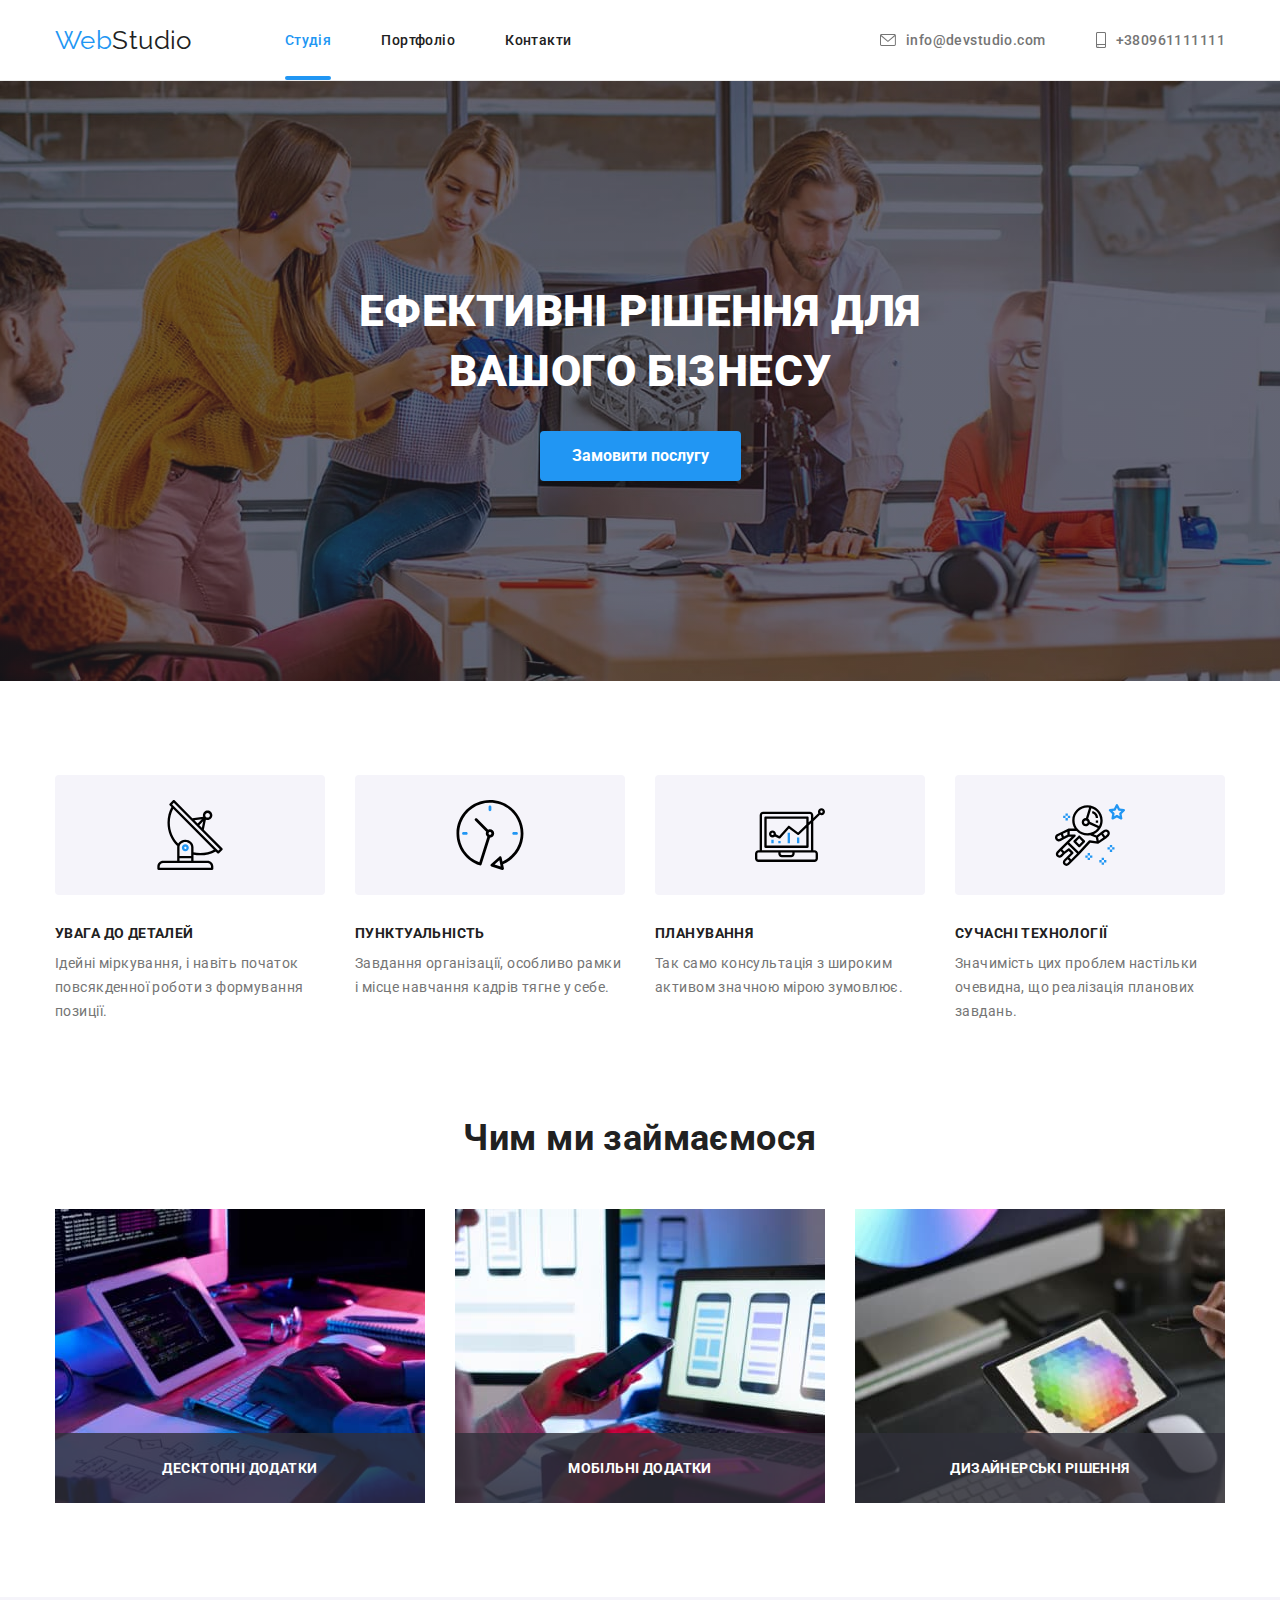
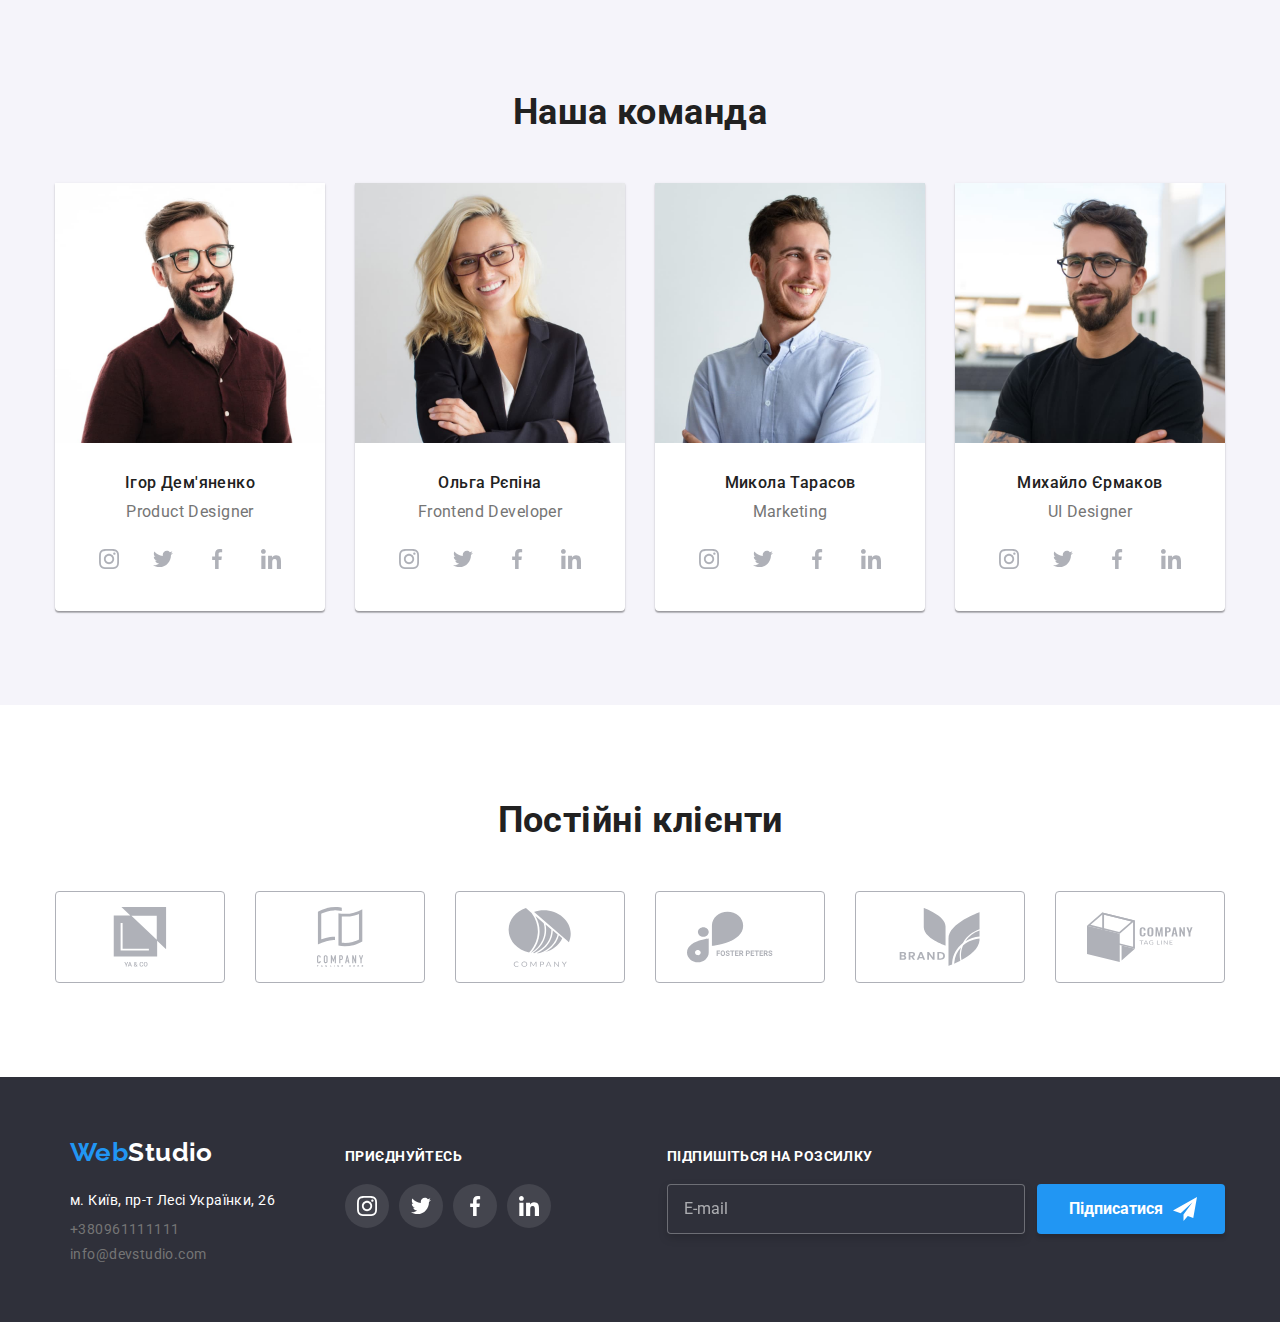
<file: index.html>
<!DOCTYPE html>
<html lang="uk">
  <head>
    <meta charset="UTF-8" />
    <meta http-equiv="X-UA-Compatible" content="IE=edge" />
    <meta name="viewport" content="width=device-width, initial-scale=1.0" />
    <title>WebStudio</title>
    <link rel="preconnect" href="https://fonts.googleapis.com" />
    <link rel="preconnect" href="https://fonts.gstatic.com" crossorigin />
    <link
      href="https://fonts.googleapis.com/css2?family=Raleway:wght@700&family=Roboto:wght@400;500;700;900&display=swap"
      rel="stylesheet"
    />
    <link
      rel="stylesheet"
      href="https://cdnjs.cloudflare.com/ajax/libs/modern-normalize/1.0.0/modern-normalize.min.css?_cacheOverride=1665331896665"
    />
    <link href="./css/styles.css" rel="stylesheet" type="text/css" />
  </head>
  <body>
    <!-- Шапка -->
    <header class="header">
      <div class="container">
        <!-- Основна навігація сайту -->
        <nav class="main-nav">
          <a href="./index.html" class="logo link" lang="en"
            ><span class="span">Web</span>Studio</a
          >
          <ul class="site-nav list">
            <li class="item">
              <a href="./index.html" class="nav-link link current">Студія</a>
            </li>
            <li class="item">
              <a href="./portfolio.html" class="nav-link link">Портфоліо</a>
            </li>
            <li class="item"><a href="#" class="nav-link link">Контакти</a></li>
          </ul>
        </nav>
        <ul class="contact-list list">
          <li class="item">
            <a
              href="mailto:info@devstudio.com"
              class="contact-link link"
              lang="en"
              ><svg class="icon-envelope" width="16px" height="12px">
                <use href="./images/icons.svg#icon-envelope"></use>
              </svg>
              info@devstudio.com</a
            >
          </li>
          <li class="item">
            <a href="tel:+380961111111" class="contact-link link">
              <svg class="icon-smartphone" width="10px" height="16px">
                <use href=".//images/icons.svg#icon-smartphone"></use>
              </svg>
              +380961111111</a
            >
          </li>
        </ul>
      </div>
    </header>
    <main>
      <!-- Баннер -->
      <section class="banner">
        <div class="container">
          <h1 class="banner-tittle">Ефективні рішення для вашого бізнесу</h1>
          <button class="button" type="button" data-modal-open>
            Замовити послугу
          </button>
        </div>
        <div class="backdrop is-hidden" data-modal>
          <div class="modal">
            <div class="form-container">
              <p>Залиште свої дані, ми вам передзвонимо</p>
              <form>
                <div class="form-block">
                  <label for="name" class="form-label">Ім'я</label>
                  <input class="form-input" type="text" name="name" id="name" />
                  <svg class="icons">
                    <use href="./images/icons.svg#icon-person"></use>
                  </svg>
                </div>
                <div class="form-block">
                  <label for="tel" class="form-label">Телефон</label>
                  <input class="form-input" type="tel" name="tel" id="tel" />
                  <svg class="icons">
                    <use href="./images/icons.svg#icon-phone"></use>
                  </svg>
                </div>
                <div class="form-block">
                  <label for="mail" class="form-label">Пошта</label>
                  <input
                    class="form-input"
                    type="email"
                    name="email"
                    id="mail"
                  />
                  <svg class="icons">
                    <use href="./images/icons.svg#icon-email"></use>
                  </svg>
                </div>
                <div class="form-block">
                  <label for="comment" class="form-label">Комментар</label>
                  <textarea
                    class="comment"
                    name="comment"
                    id="comment"
                    rows="8"
                    placeholder="Введіть текст"
                  ></textarea>
                </div>
                <div class="agree-block">
                  <label class="agree-label" for="agree"
                    >Погоджуюся з розсилкою та приймаю
                    <span class="terms">Умови договору</span>
                    <input
                      class="checkbox"
                      type="checkbox"
                      name="agree"
                      id="agree"
                    />
                    <span class="custom-icons"></span>
                  </label>
                </div>
                <button class="submit-button" type="submit">Відправити</button>
              </form>
              <button class="btn" type="button" data-modal-close>
                <svg class="icon">
                  <use href="./images/icons.svg#icon-close"></use>
                </svg>
              </button>
            </div>
          </div>
        </div>
      </section>

      <!-- Особливості -->
      <section class="function section">
        <div class="container">
          <h2 class="visually-hidden">Особливості</h2>
          <ul class="list">
            <li class="item">
              <div class="icon-block">
                <svg class="icon" width="70px" height="70px">
                  <use href="./images/icons.svg#icon-antenna"></use>
                </svg>
              </div>
              <h3 class="function-tittle">Увага до деталей</h3>
              <p class="text">
                Ідейні міркування, і навіть початок повсякденної роботи з
                формування позиції.
              </p>
            </li>
            <li class="item">
              <div class="icon-block">
                <svg class="icon" width="70px" height="70px">
                  <use href="./images/icons.svg#icon-clock"></use>
                </svg>
              </div>
              <h3 class="function-tittle">Пунктуальність</h3>
              <p class="text">
                Завдання організації, особливо рамки і місце навчання кадрів
                тягне у себе.
              </p>
            </li>
            <li class="item">
              <div class="icon-block">
                <svg class="icon" width="70px" height="70px">
                  <use href="./images/icons.svg#icon-diagram"></use>
                </svg>
              </div>
              <h3 class="function-tittle">Планування</h3>
              <p class="text">
                Так само консультація з широким активом значною мірою зумовлює.
              </p>
            </li>
            <li class="item">
              <div class="icon-block">
                <svg class="icon" width="70px" height="70px">
                  <use href="./images/icons.svg#icon-astronaut"></use>
                </svg>
              </div>
              <h3 class="function-tittle">Сучасні технології</h3>
              <p class="text">
                Значимість цих проблем настільки очевидна, що реалізація
                планових завдань.
              </p>
            </li>
          </ul>
        </div>
      </section>
      <!-- Чим ми займаємося -->
      <section class="about-work section">
        <div class="container">
          <h2 class="about-work-tittle section-tittle">Чим ми займаємося</h2>
          <ul class="list">
            <li class="item">
              <img
                class="img"
                src="./images/box1.jpg"
                alt="Програмування"
                width="370"
              />
              <p class="text">Десктопні додатки</p>
            </li>
            <li class="item">
              <img
                src="./images/box2.jpg"
                alt="Створення мобільних додатків"
                width="370"
              />
              <p class="text">Мобільні додатки</p>
            </li>
            <li class="item">
              <img
                src="./images/box3.jpg"
                alt="Оформлення дизайну"
                width="370"
              />
              <p class="text">Дизайнерські рішення</p>
            </li>
          </ul>
        </div>
      </section>
      <!-- Наша команда -->
      <section class="comands section">
        <div class="container">
          <h2 class="comands-tittle section-tittle">Наша команда</h2>
          <ul class="list">
            <li class="item">
              <img
                src="./images/commands1.jpg"
                alt="Фото Ігора Дем'яненко"
                width="270"
              />
              <div class="block">
                <h3 class="commands-list-tittle">Ігор Дем'яненко</h3>
                <p class="comands-work text" lang="en">Product Designer</p>
                <ul class="list icon-list">
                  <li class="icon-item">
                    <a class="link" href=""
                      ><svg class="icon" width="20px" height="20px">
                        <use href="./images/icons.svg#icon-instagram"></use>
                      </svg>
                    </a>
                  </li>
                  <li class="icon-item">
                    <a class="link" href=""
                      ><svg class="icon" width="20px" height="20px">
                        <use href="./images/icons.svg#icon-twitter"></use></svg
                    ></a>
                  </li>
                  <li class="icon-item">
                    <a class="link" href=""
                      ><svg class="icon" width="20px" height="20px">
                        <use href="./images/icons.svg#icon-facebook"></use></svg
                    ></a>
                  </li>
                  <li class="icon-item">
                    <a class="link" href=""
                      ><svg class="icon" width="20px" height="20px">
                        <use href="./images/icons.svg#icon-linkedin"></use></svg
                    ></a>
                  </li>
                </ul>
              </div>
            </li>
            <li class="item">
              <img
                src="./images/commands4.jpg"
                alt="Фото Ольги Рєпіної"
                width="270"
              />
              <div class="block">
                <h3 class="commands-list-tittle">Ольга Рєпіна</h3>
                <p class="comands-work text" lang="en">Frontend Developer</p>
                <ul class="list icon-list">
                  <li class="icon-item">
                    <a class="link" href=""
                      ><svg class="icon" width="20px" height="20px">
                        <use
                          href="./images/icons.svg#icon-instagram"
                        ></use></svg
                    ></a>
                  </li>
                  <li class="icon-item">
                    <a class="link" href=""
                      ><svg class="icon" width="20px" height="20px">
                        <use href="./images/icons.svg#icon-twitter"></use></svg
                    ></a>
                  </li>
                  <li class="icon-item">
                    <a class="link" href=""
                      ><svg class="icon" width="20px" height="20px">
                        <use href="./images/icons.svg#icon-facebook"></use></svg
                    ></a>
                  </li>
                  <li class="icon-item">
                    <a class="link" href=""
                      ><svg class="icon" width="20px" height="20px">
                        <use href="./images/icons.svg#icon-linkedin"></use></svg
                    ></a>
                  </li>
                </ul>
              </div>
            </li>
            <li class="item">
              <img
                src="./images/commands3.jpg"
                alt="Фото Микола Тарасова"
                width="270"
              />
              <div class="block">
                <h3 class="commands-list-tittle">Микола Тарасов</h3>
                <p class="comands-work text" lang="en">Marketing</p>
                <ul class="list icon-list">
                  <li class="icon-item">
                    <a class="link" href=""
                      ><svg class="icon" width="20px" height="20px">
                        <use
                          href="./images/icons.svg#icon-instagram"
                        ></use></svg
                    ></a>
                  </li>
                  <li class="icon-item">
                    <a class="link" href=""
                      ><svg class="icon" width="20px" height="20px">
                        <use href="./images/icons.svg#icon-twitter"></use></svg
                    ></a>
                  </li>
                  <li class="icon-item">
                    <a class="link" href=""
                      ><svg class="icon" width="20px" height="20px">
                        <use href="./images/icons.svg#icon-facebook"></use></svg
                    ></a>
                  </li>
                  <li class="icon-item">
                    <a class="link" href=""
                      ><svg class="icon" width="20px" height="20px">
                        <use href="./images/icons.svg#icon-linkedin"></use></svg
                    ></a>
                  </li>
                </ul>
              </div>
            </li>
            <li class="item">
              <img
                src="./images/commands2.jpg"
                alt="Фото Михайла Єрмаков"
                width="270"
              />
              <div class="block">
                <h3 class="commands-list-tittle">Михайло Єрмаков</h3>
                <p class="comands-work text" lang="en">UI Designer</p>
                <ul class="list icon-list">
                  <li class="icon-item">
                    <a class="link" href=""
                      ><svg class="icon" width="20px" height="20px">
                        <use
                          href="./images/icons.svg#icon-instagram"
                        ></use></svg
                    ></a>
                  </li>
                  <li class="icon-item">
                    <a class="link" href=""
                      ><svg class="icon" width="20px" height="20px">
                        <use href="./images/icons.svg#icon-twitter"></use></svg
                    ></a>
                  </li>
                  <li class="icon-item">
                    <a class="link" href=""
                      ><svg class="icon" width="20px" height="20px">
                        <use href="./images/icons.svg#icon-facebook"></use></svg
                    ></a>
                  </li>
                  <li class="icon-item">
                    <a class="link" href=""
                      ><svg class="icon" width="20px" height="20px">
                        <use href="./images/icons.svg#icon-linkedin"></use></svg
                    ></a>
                  </li>
                </ul>
              </div>
            </li>
          </ul>
        </div>
      </section>
      <section class="client section">
        <div class="container">
          <h2 class="section-tittle">Постійні клієнти</h2>
          <ul class="list">
            <li class="item icon-group1">
              <a class="link" href=""
                ><svg width="106px" height="60px">
                  <use href="./images/icons.svg#icon-client1"></use>
                </svg>
              </a>
            </li>
            <li class="item icon-group2">
              <a class="link" href=""
                ><svg width="106px" height="60px">
                  <use href="./images/icons.svg#icon-client2"></use>
                </svg>
              </a>
            </li>
            <li class="item icon-group3">
              <a class="link" href=""
                ><svg width="106px" height="60px">
                  <use href="./images/icons.svg#icon-client3"></use>
                </svg>
              </a>
            </li>
            <li class="item icon-group4">
              <a class="link" href=""
                ><svg width="106px" height="60px">
                  <use href="./images/icons.svg#icon-client4"></use>
                </svg>
              </a>
            </li>
            <li class="item icon-group5">
              <a class="link" href=""
                ><svg width="106px" height="60px">
                  <use href="./images/icons.svg#icon-client5"></use>
                </svg>
              </a>
            </li>
            <li class="item icon-group6">
              <a class="link" href=""
                ><svg width="106px" height="60px">
                  <use href="./images/icons.svg#icon-client6"></use>
                </svg>
              </a>
            </li>
          </ul>
        </div>
      </section>
    </main>
    <!-- Підвал -->
    <footer class="footer">
      <div class="container">
        <div class="container">
        <div>
          <a href="./index.html" class="logo link" lang="en"
            ><span class="span">Web</span>Studio</a
          >
          <!-- Контактна інформація -->
          <address class="address">
            <ul class="list">
              <li class="item">
                <a
                  href="https://goo.gl/maps/CPtrU1FHBa2aNyZL9"
                  target="_blank"
                  rel="noopener noreferrer nofollow"
                  class="address-link link"
                  >м. Київ, пр-т Лесі Українки, 26</a
                >
              </li>
              <li class="item">
                <a href="tel:+380961111111" class="contact-link link"
                  >+380961111111</a
                >
              </li>
              <li class="item">
                <a
                  href="mailto:info@devstudio.com"
                  class="contact-link link"
                  lang="en"
                  >info@devstudio.com</a
                >
              </li>
            </ul>
          </address>
        </div>
        <div class="connect">
          <p>Приєднуйтесь</p>
          <ul class="list icon-list">
            <li class="icon-item">
              <a class="link" href=""
                ><svg class="icon" width="20px" height="20px">
                  <use href="./images/icons.svg#icon-instagram"></use></svg
              ></a>
            </li>
            <li class="icon-item">
              <a class="link" href=""
                ><svg class="icon" width="20px" height="20px">
                  <use href="./images/icons.svg#icon-twitter"></use></svg
              ></a>
            </li>
            <li class="icon-item">
              <a class="link" href=""
                ><svg class="icon" width="20px" height="20px">
                  <use href="./images/icons.svg#icon-facebook"></use></svg
              ></a>
            </li>
            <li class="icon-item">
              <a class="link" href=""
                ><svg class="icon" width="20px" height="20px">
                  <use href="./images/icons.svg#icon-linkedin"></use></svg
              ></a>
            </li>
          </ul>
        </div>
        </div>
        <div>
      <p class="message-label">Підпишіться на розсилку</p>
      <form class="message">
        <input type="email" name="email" id="email" placeholder="E-mail"/>
        <button class="bub" type="submit">Підписатися<svg class="icons"><use href="./images/icons.svg#icon-send"></use></svg></button>
      </form>
      </div>
      </div> 
    </footer>
    <script src="./modal.js"></script>
  </body>
</html>
</file>
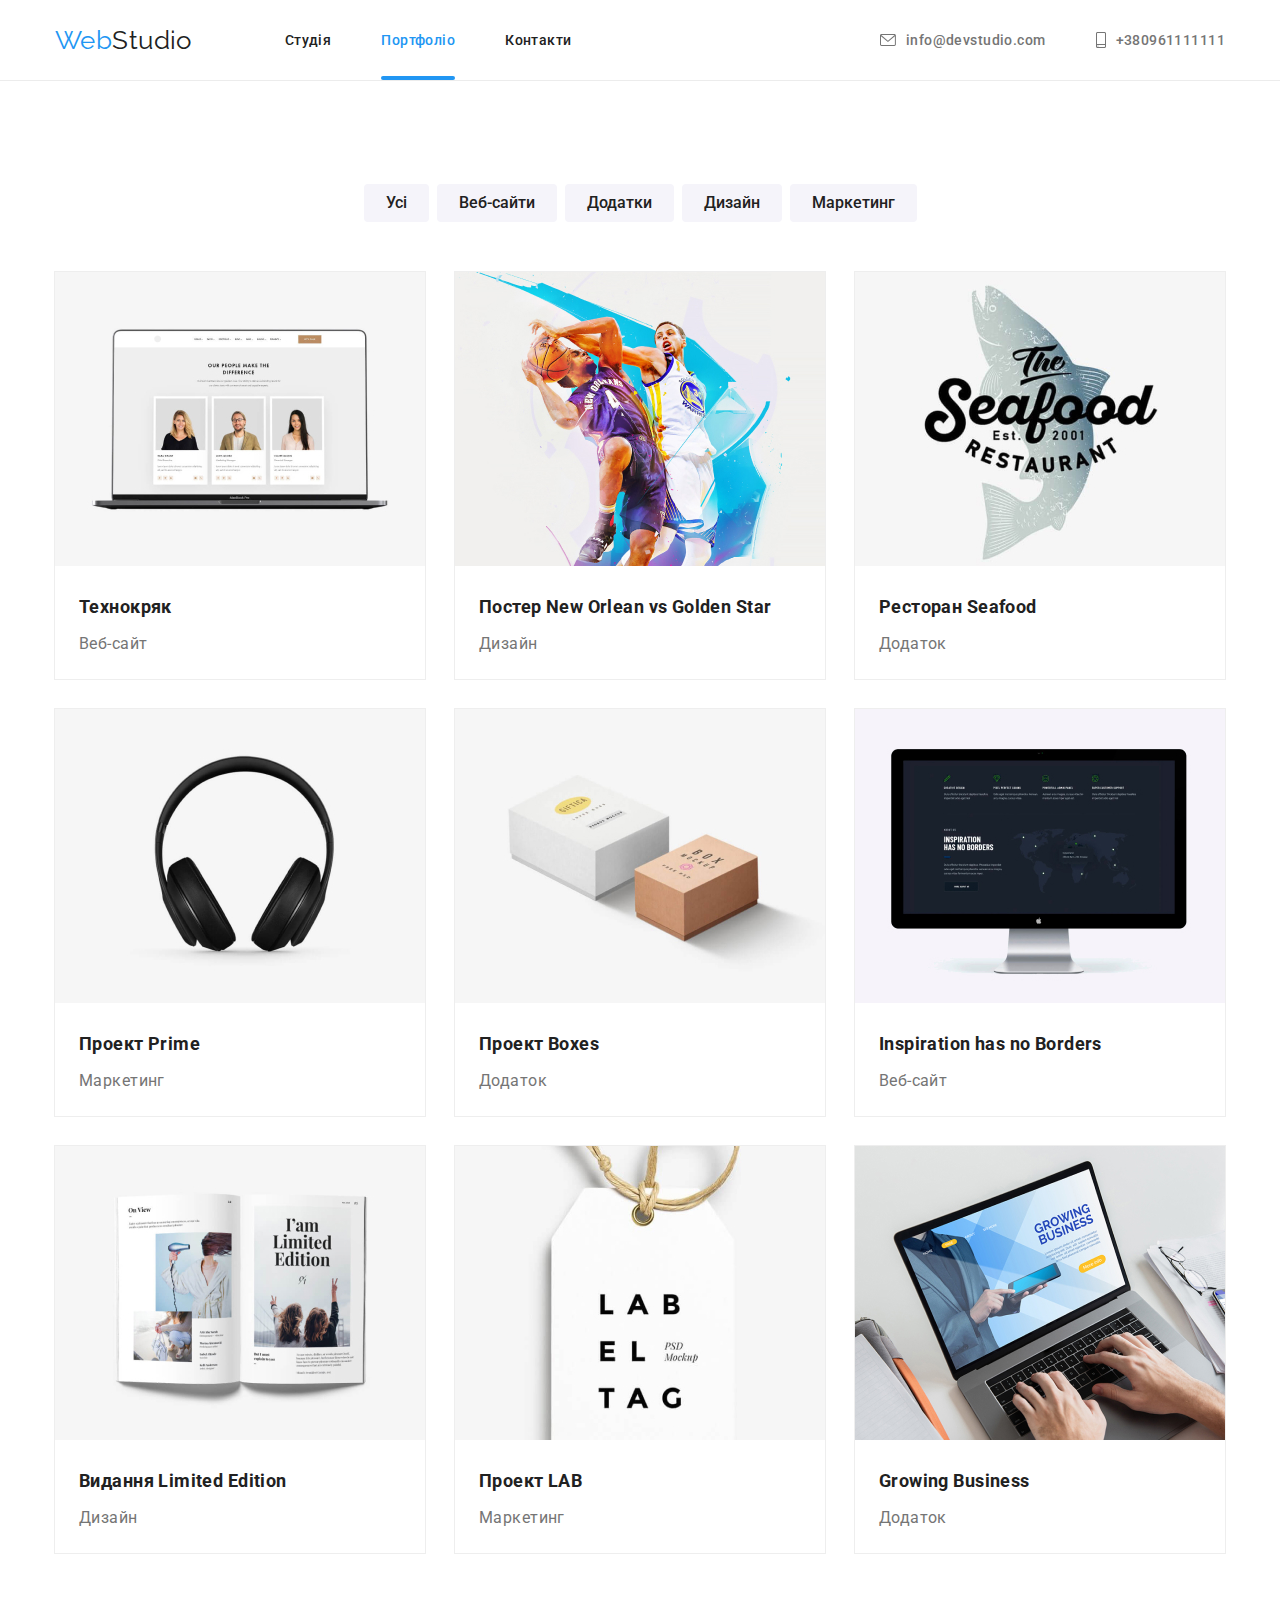
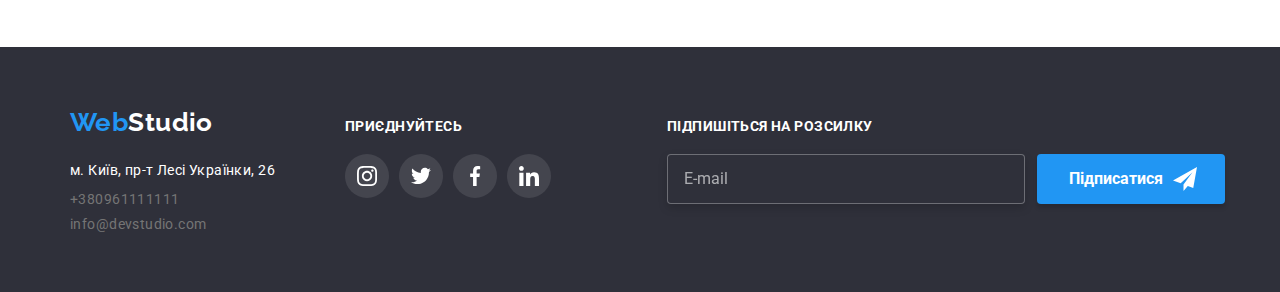
<file: portfolio.html>
<!DOCTYPE html>
<html lang="uk" data-lt-installed="true">
  <head>
    <meta charset="UTF-8" />
    <meta http-equiv="X-UA-Compatible" content="IE=edge" />
    <meta name="viewport" content="width=device-width, initial-scale=1.0" />
    <title>Portfolio</title>

    <link rel="preconnect" href="https://fonts.googleapis.com" />
    <link rel="preconnect" href="https://fonts.gstatic.com" crossorigin="" />
    <link
      href="https://fonts.googleapis.com/css2?family=Raleway:wght@700&amp;family=Roboto:wght@400;500;700;900&amp;display=swap&amp;_cacheOverride=1665331896663"
      rel="stylesheet"
    />
    <link
      rel="stylesheet"
      href="https://cdnjs.cloudflare.com/ajax/libs/modern-normalize/1.0.0/modern-normalize.min.css?_cacheOverride=1665331896665"
    />
    <link href="./css/styles.css" rel="stylesheet" type="text/css" />
  </head>

  <body>
    <!-- Шапка -->
    <header class="header">
      <div class="container">
        <!-- Основна навігація сайту -->
        <nav class="main-nav">
          <a href="./index.html" class="logo link" lang="en"
            ><span class="span">Web</span>Studio</a
          >
          <ul class="site-nav list">
            <li class="item">
              <a href="./index.html" class="nav-link link">Студія</a>
            </li>
            <li class="item">
              <a href="./portfolio.html" class="nav-link link current"
                >Портфоліо</a
              >
            </li>
            <li class="item"><a href="#" class="nav-link link">Контакти</a></li>
          </ul>
        </nav>
        <ul class="contact-list list">
          <li class="item">
            <a
              href="mailto:info@devstudio.com"
              class="contact-link link"
              lang="en"
              ><svg class="icon-envelope" width="16px" height="12px">
                <use href="./images/icons.svg#icon-envelope"></use>
              </svg>
              info@devstudio.com</a
            >
          </li>
          <li class="item">
            <a href="tel:+380961111111" class="contact-link link">
              <svg class="icon-smartphone" width="10px" height="16px">
                <use href=".//images/icons.svg#icon-smartphone"></use>
              </svg>
              +380961111111</a
            >
          </li>
        </ul>
      </div>
    </header>
    <!-- Головна сторінка -->
    <main>
      <section class="portfolio section">
        <div class="container">
          <h1 class="visually-hidden">Портфоліо</h1>
          <!-- Головна навігація сайту -->
          <!-- Фільтр -->
          <ul class="page-nav list section-tittle">
            <li><button type="button" class="button">Усі</button></li>
            <li><button type="button" class="button">Веб-сайти</button></li>
            <li><button type="button" class="button">Додатки</button></li>
            <li><button type="button" class="button">Дизайн</button></li>
            <li><button type="button" class="button">Маркетинг</button></li>
          </ul>
          <!-- Список портфоліо -->
          <ul class="portfolio-list list">
            <li class="item">
              <a class="link portfolio-link" href="">
                <div class="img-block">
                  <img
                    class="img"
                    src="./images/1.jpg"
                    alt="Технокряк"
                    width="370"
                  />
                  <p class="text-hover">
                    Ресурс пропонує комплексні пропозиції з різним рівнем
                    функціоналу та сервісів. Все це дозволить відвідувачу
                    отримати вичерпні відомості про компанію чи приватну особу.
                  </p>
                </div>
                <div class="block">
                  <h2 class="portfolio-list-tittle">Технокряк</h2>
                  <p class="text">Веб-сайт</p>
                </div>
              </a>
            </li>
            <li class="item">
              <a class="link portfolio-link" href="">
                <div class="img-block">
                  <img
                    src="./images/2.jpg"
                    alt="Постер New Orlean vs Golden Star"
                    width="370"
                  />
                  <p class="text-hover">
                    Ресурс пропонує комплексні пропозиції з різним рівнем
                    функціоналу та сервісів. Все це дозволить відвідувачу
                    отримати вичерпні відомості про компанію чи приватну особу.
                  </p>
                </div>
                <div class="block">
                  <h2 class="portfolio-list-tittle">
                    Постер New Orlean vs Golden Star
                  </h2>
                  <p class="text">Дизайн</p>
                </div>
              </a>
            </li>
            <li class="item">
              <a class="link portfolio-link" href="">
                <div class="img-block">
                  <img
                    src="./images/3.jpg"
                    alt="Ресторан Seafood"
                    width="370"
                  />
                  <p class="text-hover">
                    Ресурс пропонує комплексні пропозиції з різним рівнем
                    функціоналу та сервісів. Все це дозволить відвідувачу
                    отримати вичерпні відомості про компанію чи приватну особу.
                  </p>
                </div>
                <div class="block">
                  <h2 class="portfolio-list-tittle">Ресторан Seafood</h2>
                  <p class="text">Додаток</p>
                </div>
              </a>
            </li>
            <li class="item">
              <a class="link portfolio-link" href="">
                <div class="img-block">
                  <img src="./images/4.jpg" alt="Проект Prime" width="370" />
                  <p class="text-hover">
                    Ресурс пропонує комплексні пропозиції з різним рівнем
                    функціоналу та сервісів. Все це дозволить відвідувачу
                    отримати вичерпні відомості про компанію чи приватну особу.
                  </p>
                </div>
                <div class="block">
                  <h2 class="portfolio-list-tittle">Проект Prime</h2>
                  <p class="text">Маркетинг</p>
                </div>
              </a>
            </li>
            <li class="item">
              <a class="link portfolio-link" href="">
                <div class="img-block">
                  <img src="./images/5.jpg" alt="Проект Boxes" width="370" />
                  <p class="text-hover">
                    Ресурс пропонує комплексні пропозиції з різним рівнем
                    функціоналу та сервісів. Все це дозволить відвідувачу
                    отримати вичерпні відомості про компанію чи приватну особу.
                  </p>
                </div>
                <div class="block">
                  <h2 class="portfolio-list-tittle">Проект Boxes</h2>
                  <p class="text">Додаток</p>
                </div>
              </a>
            </li>
            <li class="item">
              <a class="link portfolio-link" href="">
                <div class="img-block">
                  <img
                    src="./images/6.jpg"
                    alt="Inspiration has no Borders"
                    width="370"
                  />
                  <p class="text-hover">
                    Ресурс пропонує комплексні пропозиції з різним рівнем
                    функціоналу та сервісів. Все це дозволить відвідувачу
                    отримати вичерпні відомості про компанію чи приватну особу.
                  </p>
                </div>
                <div class="block">
                  <h2 class="portfolio-list-tittle" lang="en">
                    Inspiration has no Borders
                  </h2>
                  <p class="text">Веб-сайт</p>
                </div>
              </a>
            </li>
            <li class="item">
              <a class="link portfolio-link" href="">
                <div class="img-block">
                  <img
                    src="./images/7.jpg"
                    alt="Видання Limited Edition"
                    width="370"
                  />
                  <p class="text-hover">
                    Ресурс пропонує комплексні пропозиції з різним рівнем
                    функціоналу та сервісів. Все це дозволить відвідувачу
                    отримати вичерпні відомості про компанію чи приватну особу.
                  </p>
                </div>
                <div class="block">
                  <h2 class="portfolio-list-tittle">Видання Limited Edition</h2>
                  <p class="text">Дизайн</p>
                </div></a
              >
            </li>
            <li class="item">
              <a class="link portfolio-link" href=""
                ><div class="img-block">
                  <img src="./images/8.jpg" alt="Проєкт LAB" width="370" />
                  <p class="text-hover">
                    Ресурс пропонує комплексні пропозиції з різним рівнем
                    функціоналу та сервісів. Все це дозволить відвідувачу
                    отримати вичерпні відомості про компанію чи приватну особу.
                  </p>
                </div>
                <div class="block">
                  <h2 class="portfolio-list-tittle">Проeкт LAB</h2>
                  <p class="text">Маркетинг</p>
                </div></a
              >
            </li>
            <li class="item">
              <a class="link portfolio-link" href="">
                <div class="img-block">
                  <img
                    src="./images/9.jpg"
                    alt="Growing Business"
                    width="370"
                  />
                  <p class="text-hover">
                    Ресурс пропонує комплексні пропозиції з різним рівнем
                    функціоналу та сервісів. Все це дозволить відвідувачу
                    отримати вичерпні відомості про компанію чи приватну особу.
                  </p>
                </div>
                <div class="block">
                  <h2 class="portfolio-list-tittle" lang="en">
                    Growing Business
                  </h2>
                  <p class="text">Додаток</p>
                </div>
              </a>
            </li>
          </ul>
        </div>
      </section>
    </main>
    <!-- Підвал -->
    <footer class="footer">
      <div class="container">
        <div class="container">
          <div>
            <a href="./index.html" class="logo link" lang="en"
              ><span class="span">Web</span>Studio</a
            >
            <!-- Контактна інформація -->
            <address class="address">
              <ul class="list">
                <li class="item">
                  <a
                    href="https://goo.gl/maps/CPtrU1FHBa2aNyZL9"
                    target="_blank"
                    rel="noopener noreferrer nofollow"
                    class="address-link link"
                    >м. Київ, пр-т Лесі Українки, 26</a
                  >
                </li>
                <li class="item">
                  <a href="tel:+380961111111" class="contact-link link"
                    >+380961111111</a
                  >
                </li>
                <li class="item">
                  <a
                    href="mailto:info@devstudio.com"
                    class="contact-link link"
                    lang="en"
                    >info@devstudio.com</a
                  >
                </li>
              </ul>
            </address>
          </div>
          <div class="connect">
            <p>Приєднуйтесь</p>
            <ul class="list icon-list">
              <li class="icon-item">
                <a class="link" href=""
                  ><svg class="icon" width="20px" height="20px">
                    <use href="./images/icons.svg#icon-instagram"></use></svg
                ></a>
              </li>
              <li class="icon-item">
                <a class="link" href=""
                  ><svg class="icon" width="20px" height="20px">
                    <use href="./images/icons.svg#icon-twitter"></use></svg
                ></a>
              </li>
              <li class="icon-item">
                <a class="link" href=""
                  ><svg class="icon" width="20px" height="20px">
                    <use href="./images/icons.svg#icon-facebook"></use></svg
                ></a>
              </li>
              <li class="icon-item">
                <a class="link" href=""
                  ><svg class="icon" width="20px" height="20px">
                    <use href="./images/icons.svg#icon-linkedin"></use></svg
                ></a>
              </li>
            </ul>
          </div>
        </div>
        <div>
          <p class="message-label">Підпишіться на розсилку</p>
          <form class="message">
            <input type="email" name="email" id="email" placeholder="E-mail" />
            <button class="bub" type="submit">
              Підписатися<svg class="icons">
                <use href="./images/icons.svg#icon-send"></use>
              </svg>
            </button>
          </form>
        </div>
      </div>
    </footer>
  </body>
</html>
</file>
<file: css/styles.css>
:root {
  --accent1-color: #212121;
  --accent2-color: #ffffff;
  --accent3-color: #2196f3;
  --accent4-color: #757575;
}
body {
  margin: 0;
  font-family: "Roboto", sans-serif;
  color: var(--accent1-color);
  background-color: var(--accent2-color);
  font-size: 14px;
  letter-spacing: 0.03em;
}
p,
h1,
h2,
h3,
h4,
h5,
h6 {
  margin: 0;
}

ul,
ol {
  margin: 0;
  padding-left: 0;
}

button {
  padding: 0;
  border: none;
  font: inherit;
  color: inherit;
  background-color: transparent;
  cursor: pointer;
  transition: box-shadow 250ms cubic-bezier(0.4, 0, 0.2, 1),
    background-color 250ms cubic-bezier(0.4, 0, 0.2, 1);
}

address {
  font-style: normal;
}

img {
  display: block;
  max-width: 100%;
  height: auto;
}
a {
  text-decoration: none;
}
.list {
  list-style: none;
}
.link {
  transition: color 250ms cubic-bezier(0.4, 0, 0.2, 1);
  text-decoration: none;
  color: inherit;
}
.visually-hidden {
  position: absolute;
  white-space: nowrap;
  width: 1px;
  height: 1px;
  overflow: hidden;
  border: 0;
  padding: 0;
  clip: rect(0 0 0 0);
  clip-path: inset(50%);
  margin: -1px;
}
.current {
  color: var(--accent3-color);
}
.current::after {
  position: absolute;
  content: "";
  border-bottom: 4px solid var(--accent3-color);
  border-radius: 2px;
  width: 100%;
  bottom: 0;
  left: 0;
}
.button {
  font-weight: 500;
  font-family: inherit;
  border: none;
}
.text {
  color: var(--accent4-color);
}
.link:hover:not(.logo, .address-link, .portfolio-link),
.link:focus:not(.logo, .address-link, .portfolio-link) {
  color: var(--accent3-color);
}

.container {
  width: 1200px;
  margin: 0 auto;
  padding: 0 15px;
}
.section {
  padding: 94px 0px;
}
.logo {
  font-family: "Raleway";
  font-size: 26px;
  line-height: calc(31 / 26);
}
.section-tittle {
  margin-bottom: 50px;
  font-size: 36px;
  line-height: calc(42 / 36);
  text-align: center;
}
/* Navigation */
.header .container {
  display: flex;
  justify-content: space-between;
}
.header {
  border-bottom: 1px solid #ececec;
}

.header .logo {
  margin-right: 93px;
  padding: 24px 0;
}
.main-nav {
  display: flex;
  align-items: center;
}
/* Site-nav  */
.site-nav {
  display: flex;
  align-items: center;
}
.site-nav .item {
  position: relative;
  margin-left: 50px;
}
.site-nav .item:first-child {
  margin-left: 0px;
}
.site-nav .link {
  display: block;
  padding: 32px 0;
}
.nav-link {
  font-weight: 500;
  line-height: calc(16 / 14);
}
/* Contact list   */
.contact-list {
  display: flex;
  align-items: center;
}
.contact-list svg {
  fill: currentColor;
  margin-right: 10px;
}
.header .contact-link {
  font-weight: 500;
  padding: 32px 0;
}
.contact-link {
  display: flex;
  align-items: center;
  color: var(--accent4-color);
  line-height: calc(16 / 14);
}
.contact-list .item {
  margin-left: 50px;
}
.contact-list .item:first-child {
  margin-left: 0;
}
/* Banner  */
.banner {
  max-width: 1600px;
  height: 600px;
  background-image: linear-gradient(
      rgba(47, 48, 58, 0.4),
      rgba(47, 48, 58, 0.4)
    ),
    url(../images/banner.jpg);
  background-position: center;
  background-repeat: no-repeat;

  text-align: center;
  padding: 200px 0;
  margin: 0 auto;
}
.banner p {
  margin-bottom: 12px;
  font-size: 20px;
  font-weight: 700;
}
.form-block {
  width: 448px;
  margin: 0 auto;
  text-align: start;
  margin-bottom: 10px;
  display: flex;
  flex-direction: column;
  position: relative;
}
.banner .icons {
  transition: fill 250ms cubic-bezier(0.4, 0, 0.2, 1);
}
.banner .form-input {
  cursor: pointer;
  font: inherit;
  width: 448px;
  height: 40px;
  border: 1px solid rgba(33, 33, 33, 0.2);
  border-radius: 4px;
  transition: border-color 250ms cubic-bezier(0.4, 0, 0.2, 1);
}
.banner .form-input:hover,
.banner .form-input:focus {
  border-color: var(--accent3-color);
}
.form-input:hover + .icons,
.form-input:focus + .icons {
  fill: var(--accent3-color);
}
.banner .form-container {
  margin: 40px 0;
}
.banner .comment {
  cursor: pointer;
  resize: none;
  border: 1px solid rgba(33, 33, 33, 0.2);
  border-radius: 4px;
  padding: 12px 16px;
  transition: border-color 250ms cubic-bezier(0.4, 0, 0.2, 1);
}
.banner .comment:hover,
.banner .comment:focus {
  border-color: var(--accent3-color);
}
.banner .form-label {
  font-size: 12px;
  line-height: calc(14 / 12);
  letter-spacing: 0.01em;
  color: var(--accent4-color);
  margin-bottom: 4px;
}
.backdrop .agree-block {
  margin-bottom: 30px;
  margin-top: 20px;
}
.banner .terms {
  text-underline-position: under;
  text-decoration-line: underline;
  color: var(--accent3-color);
}
.banner .checkbox {
  -webkit-appearance: none;
  appearance: none;
}
.banner .icons {
  display: inline-block;
  width: 18px;
  height: 18px;
  position: absolute;
  bottom: 11px;
  left: 12px;
}
.agree-label {
  position: relative;
}
.banner .custom-icons {
  display: inline-block;
  width: 16px;
  height: 15px;
  border: 2px solid var(--accent1-color);
  position: absolute;
  left: -25px;
  top: 0;
  border-radius: 2px;
}
.banner .checkbox:checked + .custom-icons {
  background-image: url(../images/icon-check.png);
  background-size: contain;
  background-repeat: no-repeat;
  background-origin: border-box;
  border-color: var(--accent3-color);
}
.banner-tittle {
  margin: 0 auto;
  margin-bottom: 10px;
  width: 696px;
  text-transform: uppercase;
  font-size: 44px;
  font-weight: 900;
  color: var(--accent2-color);
  line-height: calc(60 / 44);
  margin-bottom: 30px;
}
.banner .submit-button {
  height: 50px;
  background-color: var(--accent3-color);
  padding: 10px 52px;
  color: var(--accent2-color);
  font-size: 16px;
  line-height: calc(30 / 16);
  letter-spacing: 0.06em;
  font-weight: 700;
  box-shadow: 0px 4px 4px rgba(0, 0, 0, 0.15);
  border-radius: 4px;
}
.button-block {
  display: flex;
  justify-content: center;
}
.banner .button {
  text-align: center;
  font-size: 16px;
  background-color: var(--accent3-color);
  color: var(--accent2-color);
  line-height: calc(30 / 16);
  font-weight: 700;
  box-shadow: 0px 4px 4px rgba(0, 0, 0, 0.15);
  border-radius: 4px;
  padding: 10px 32px;
  transition: background-color 250ms cubic-bezier(0.4, 0, 0.2, 1);
}
.banner .button:hover,
.banner .button:focus {
  background-color: #188ce8;
}
.banner .backdrop {
  position: fixed;
  top: 0;
  left: 0;
  background-color: rgba(0, 0, 0, 0.2);
  width: 100%;
  height: 100%;
  z-index: 2;
  pointer-events: none;
  transition: opacity 250ms cubic-bezier(0.4, 0, 0.2, 1),
    visibility 250ms cubic-bezier(0.4, 0, 0.2, 1);
}
.backdrop.is-hidden {
  opacity: 0;
  pointer-events: none;
  visibility: hidden;
}
.banner .modal {
  min-width: 528px;
  min-height: 581px;
  background-color: var(--accent2-color);
  box-shadow: 0px 1px 3px rgba(0, 0, 0, 0.12), 0px 1px 1px rgba(0, 0, 0, 0.14),
    0px 2px 1px rgba(0, 0, 0, 0.2);
  border-radius: 4px;
  position: absolute;
  top: 50%;
  right: 50%;
  transform: translate(50%, -50%);
  pointer-events: visible;
}
.banner .btn {
  border: 1px solid rgba(0, 0, 0, 0.1);
  border-radius: 50%;
  background-color: var(--accent2-color);
  width: 30px;
  height: 30px;
  position: absolute;
  top: 8px;
  right: 8px;
  pointer-events: visible;
}
.banner .btn:hover {
  fill: var(--accent3-color);
}
.banner .icon {
  width: 100%;
  height: 100%;
}

/* Function  */
.function {
  padding-bottom: 0px;
}
.function .list {
  display: flex;
}
.function .icon-block {
  height: 120px;
  display: flex;
  align-items: center;
  justify-content: center;
  background-color: #f5f4fa;
  border-radius: 4px;
  margin-bottom: 30px;
}
.function .item {
  width: 270px;
  margin-left: 30px;
}
.function .item:first-child {
  margin-left: 0px;
}
.function-tittle {
  margin-bottom: 10px;
  font-size: 14px;
  line-height: calc(16 / 14);
  text-transform: uppercase;
}
.function .text {
  line-height: calc(24 / 14);
}
/* About-work  */
.about-work .list {
  position: relative;
  display: flex;
}
.about-work .item {
  position: relative;
  margin-left: 30px;
}
.about-work .text {
  position: absolute;
  bottom: 0;
  text-transform: uppercase;
  color: var(--accent2-color);
  font-weight: 700;
  line-height: calc(16 / 14);
  background-color: rgba(47, 48, 58, 0.8);
  height: 70px;
  width: 100%;
  display: flex;
  justify-content: center;
  align-items: center;
}
.about-work .item:first-child {
  margin-left: 0px;
}
/* Comands */
.comands {
  background: #f5f4fa;
}
.comands .list {
  display: flex;
}
.comands .item {
  width: 270px;
  margin-left: 30px;
  background-color: var(--accent2-color);
  border-radius: 0px 0px 4px 4px;
  box-shadow: 0px 1px 3px rgba(0, 0, 0, 0.12), 0px 1px 1px rgba(0, 0, 0, 0.14),
    0px 2px 1px rgba(0, 0, 0, 0.2);
}
.comands .block {
  padding: 30px 0;
  width: 100%;
  word-wrap: break-word;
}
.comands .item:first-child {
  margin-left: 0;
}
.commands-list-tittle {
  font-size: 16px;
  font-weight: 500;
  line-height: calc(19 / 16);
  text-align: center;
}
.comands-work {
  font-size: 16px;
  line-height: calc(19 / 16);
  text-align: center;
  margin-top: 10px;
  margin-bottom: 16px;
}
.comands .link {
  width: 100%;
  height: 100%;
  fill: #afb1b8;
  display: flex;
  justify-content: center;
  align-items: center;
  border-radius: 50%;
  transition: background-color 250ms cubic-bezier(0.4, 0, 0.2, 1),
    fill 250ms cubic-bezier(0.4, 0, 0.2, 1);
}
.comands .icon-list {
  display: flex;
  justify-content: center;
  align-items: center;
  gap: 10px;
}
.comands .icon-item {
  width: 44px;
  height: 44px;
}
.comands .icon-item:first-child {
  margin-left: 0;
}
.comands .link:hover,
.comands .link:focus {
  background-color: var(--accent3-color);
  fill: var(--accent2-color);
}
/* Client */
.client .list {
  gap: 30px;
  display: flex;
}
.client .link {
  fill: #afb1b8;
  display: flex;
  justify-content: center;
  align-items: center;
  height: 100%;
  width: 100%;
  border: 1px solid #afb1b8;
  border-radius: 4px;
  background-repeat: no-repeat;
  background-position: center;
  transition: fill 250ms cubic-bezier(0.4, 0, 0.2, 1),
    border-color 250ms cubic-bezier(0.4, 0, 0.2, 1);
}
.client .item {
  width: 170px;
  height: 92px;
}
.client .link:hover,
.client .link:focus {
  fill: var(--accent3-color);
  border-color: var(--accent3-color);
}

/* Footer  */
.footer {
  display: flex;
  justify-content: space-between;
  padding: 60px 0px;
  background-color: #2f303a;
}
.footer .container {
  display: flex;
  align-items: baseline;
}
.footer .logo {
  display: block;
  color: var(--accent2-color);
  font-weight: 700;
  margin-bottom: 20px;
}
.footer .connect {
  margin-left: 70px;
}
.connect p {
  margin-bottom: 20px;
  color: var(--accent2-color);
  font-size: 14px;
  font-weight: 700;
  line-height: calc(16 / 14);
  text-transform: uppercase;
}
.connect .link {
  fill: var(--accent2-color);
  padding: 12px;
  background-color: rgba(255, 255, 255, 0.1);
  border-radius: 50%;
  transition: background-color 250ms cubic-bezier(0.4, 0, 0.2, 1);
}
.connect svg {
  display: flex;
  align-items: center;
}
.connect .link:hover,
.connect .link:focus {
  background-color: var(--accent3-color);
}
.connect .icon-list {
  display: flex;
}
.connect .icon-item {
  display: flex;
  align-items: center;
  margin-right: 10px;
}
.connect .icon-item:last-child {
  margin-right: 0px;
}
.message {
  display: flex;
}
.footer input {
  width: 358px;
  height: 50px;
  padding: 15px 0 15px 16px;
  border: 1px solid rgba(255, 255, 255, 0.3);
  filter: drop-shadow(0px 4px 4px rgba(0, 0, 0, 0.15));
  border-radius: 4px;
  background: #2f303a;
  cursor: pointer;
  transition: border-color 250ms cubic-bezier(0.4, 0, 0.2, 1);
}
.footer input:hover {
  border-color: var(--accent3-color);
}
.footer .bub {
  position: relative;
  margin-left: 12px;
  color: var(--accent2-color);
  font-weight: 700;
  font-size: 16px;
  line-height: calc(30 / 16);
  background: var(--accent3-color);
  box-shadow: 0px 4px 4px rgba(0, 0, 0, 0.15);
  border-radius: 4px;
  padding: 10px 62px 10px 32px;
}
.footer .message-label {
  display: inline-block;
  color: var(--accent2-color);
  font-weight: 700;
  text-transform: uppercase;
  margin-bottom: 20px;
}
.footer input::placeholder {
  font-size: 16px;
  line-height: calc(20 / 16);
  color: rgba(255, 255, 255, 0.6);
}
.footer .icons {
  position: absolute;
  right: 28px;
  top: 13px;
  width: 24px;
  height: 24px;
}
/* Address  */
.address-link {
  line-height: calc(24 / 14);
  color: var(--accent2-color);
}
.address {
  font-style: normal;
}
.address .item {
  margin-top: 9px;
}
.address .item:first-child {
  margin-top: 0px;
}
.span {
  color: var(--accent3-color);
}
/* Page-nav  */
.page-nav .button {
  transition: color 250ms cubic-bezier(0.4, 0, 0.2, 1),
    background-color 250ms cubic-bezier(0.4, 0, 0.2, 1),
    box-shadow 250ms cubic-bezier(0.4, 0, 0.2, 1);
}
.page-nav .button:hover,
.page-nav .button:focus {
  background-color: var(--accent3-color);
  color: var(--accent2-color);
  box-shadow: 0px 3px 1px rgba(0, 0, 0, 0.1), 0px 1px 2px rgba(0, 0, 0, 0.08),
    0px 2px 2px rgba(0, 0, 0, 0.12);
}
.page-nav {
  gap: 8px;
  display: flex;
  justify-content: center;
}
.page-nav .button {
  line-height: calc(26 / 16);
  font-size: 16px;
  font-weight: 500;
  padding: 6px 22px;
  background: #f5f4fa;
  border-radius: 4px;
}
/* Portfolio  */
.portfolio-link {
  display: block;
  transition: box-shadow 250ms cubic-bezier(0.4, 0, 0.2, 1);
}
.portfolio .portfolio-link:hover,
.portfolio .portfolio-link:focus {
  box-shadow: 0px 1px 1px rgba(0, 0, 0, 0.12), 0px 4px 4px rgba(0, 0, 0, 0.06),
    1px 4px 6px rgba(0, 0, 0, 0.16);
}
.portfolio-list {
  display: flex;
  flex-wrap: wrap;
  gap: 30px;
}
.portfolio-list .item {
  width: 370px;
  width: calc((100% - 60px) / 3);
  outline: 1px solid #eeeeee;
}
.portfolio-list .block {
  padding: 20px 24px;
  word-wrap: break-word;
}
.portfolio-list-tittle {
  font-size: 18px;
  line-height: calc(36 / 18);
  margin-bottom: 4px;
}
.portfolio-list .text {
  font-size: 16px;
  line-height: calc(30 / 16);
}
.portfolio .img-block {
  width: 100%;
  position: relative;
  display: inline-flex;
  overflow: hidden;
  cursor: pointer;
}
.portfolio .text-hover {
  width: 100%;
  height: 100%;
  position: absolute;
  top: 100%;
  transition: transform 250ms cubic-bezier(0.4, 0, 0.2, 1);
  padding: 63px 24px;
  color: var(--accent2-color);
  background-color: rgba(33, 150, 243, 0.9);
  font-size: 18px;
  line-height: calc(24 / 18);
  overflow: hidden;
  cursor: pointer;
}
.portfolio .link:hover .text-hover,
.portfolio .link:focus .text-hover {
  transform: translateY(-100%);
}
</file>
